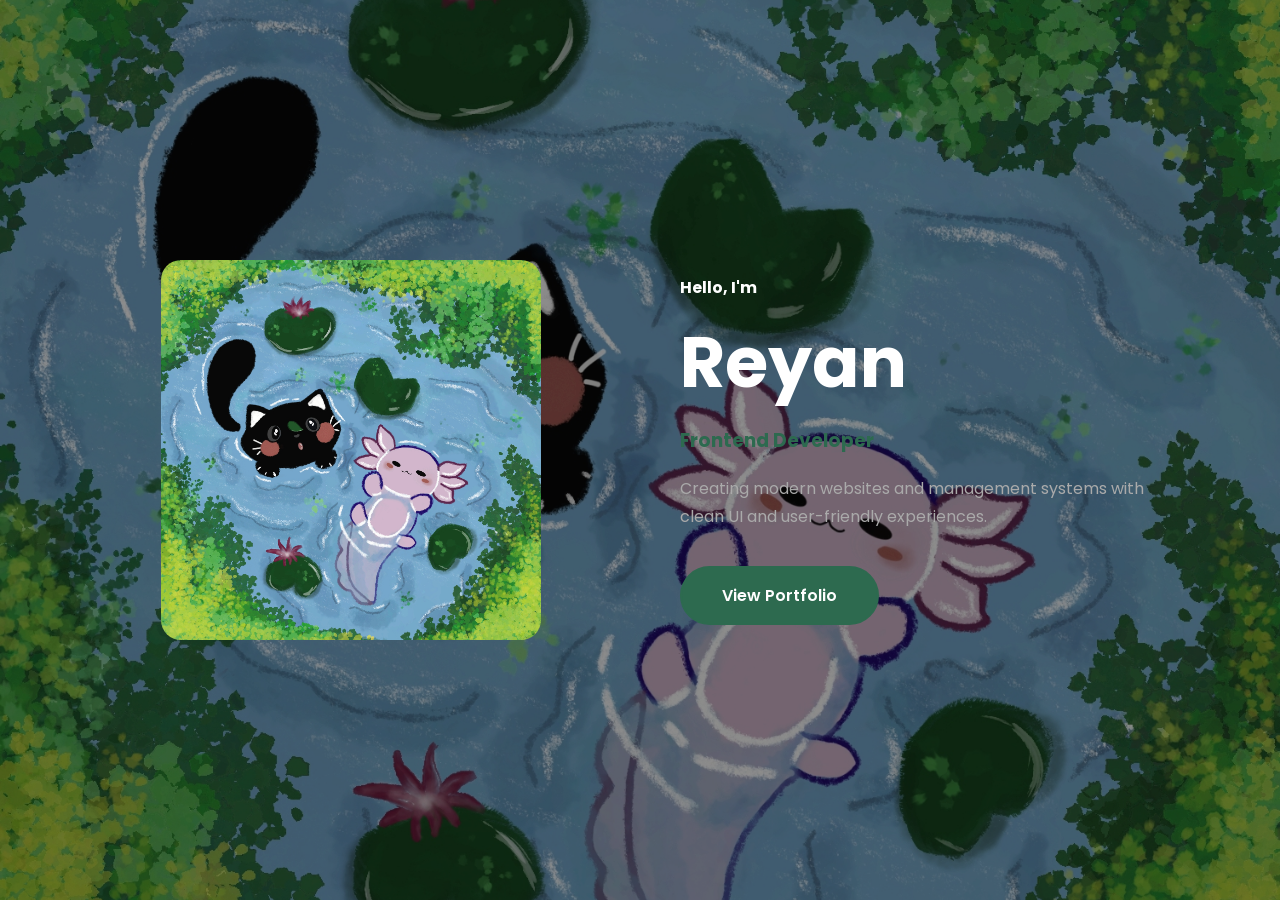
<file: index.html>
<!DOCTYPE html>
<html lang="en">
<head>
    <meta charset="UTF-8">
    <meta name="viewport" content="width=device-width, initial-scale=1.0">
    <title>☔︎︎</title>

    <!-- Google Font -->
    <link href="https://fonts.googleapis.com/css2?family=Poppins:wght@300;400;500;600;700&display=swap" rel="stylesheet">

    <!-- CSS -->
    <link rel="stylesheet" href="PORTFOLIO.css">
</head>

<body>

<section class="hero">

    <div class="hero-image">
        <img src="abcd (20260707085450).jpg" alt="Profile Picture">
    </div>

    <div class="hero-content">

        <h4>Hello, I'm</h4>

        <h1>Reyan</h1>

        <h3>Frontend Developer</h3>

        <p>
            Creating modern websites and management systems with
            clean UI and user-friendly experiences.
        </p>

        <a href="new.html" class="btn">View Portfolio</a>

    </div>

</section>

</body>
</html>
</file>
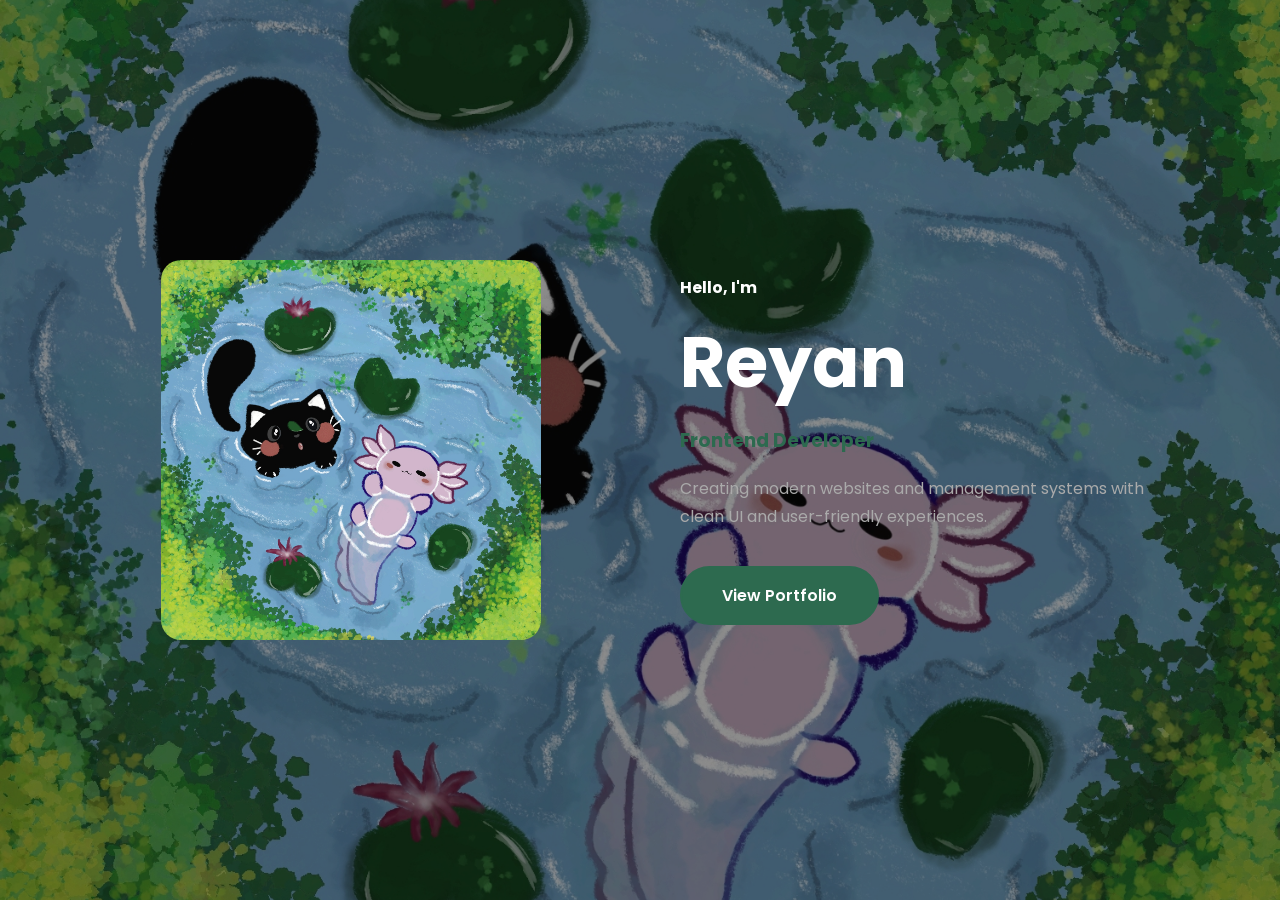
<file: 1.html>
<!DOCTYPE html>
<html lang="en">
<head>
    <meta charset="UTF-8">
    <meta name="viewport" content="width=device-width, initial-scale=1.0">
    <title>☔︎︎</title>

    <!-- Google Font -->
    <link href="https://fonts.googleapis.com/css2?family=Poppins:wght@300;400;500;600;700&display=swap" rel="stylesheet">

    <!-- CSS -->
    <link rel="stylesheet" href="PORTFOLIO.css">
</head>

<body>

<section class="hero">

    <div class="hero-image">
        <img src="abcd (20260707085450).jpg" alt="Profile Picture">
    </div>

    <div class="hero-content">

        <h4>Hello, I'm</h4>

        <h1>Reyan</h1>

        <h3>Frontend Developer</h3>

        <p>
            Creating modern websites and management systems with
            clean UI and user-friendly experiences.
        </p>

        <a href="new.html" class="btn">View Portfolio</a>

    </div>

</section>

</body>
</html>
</file>
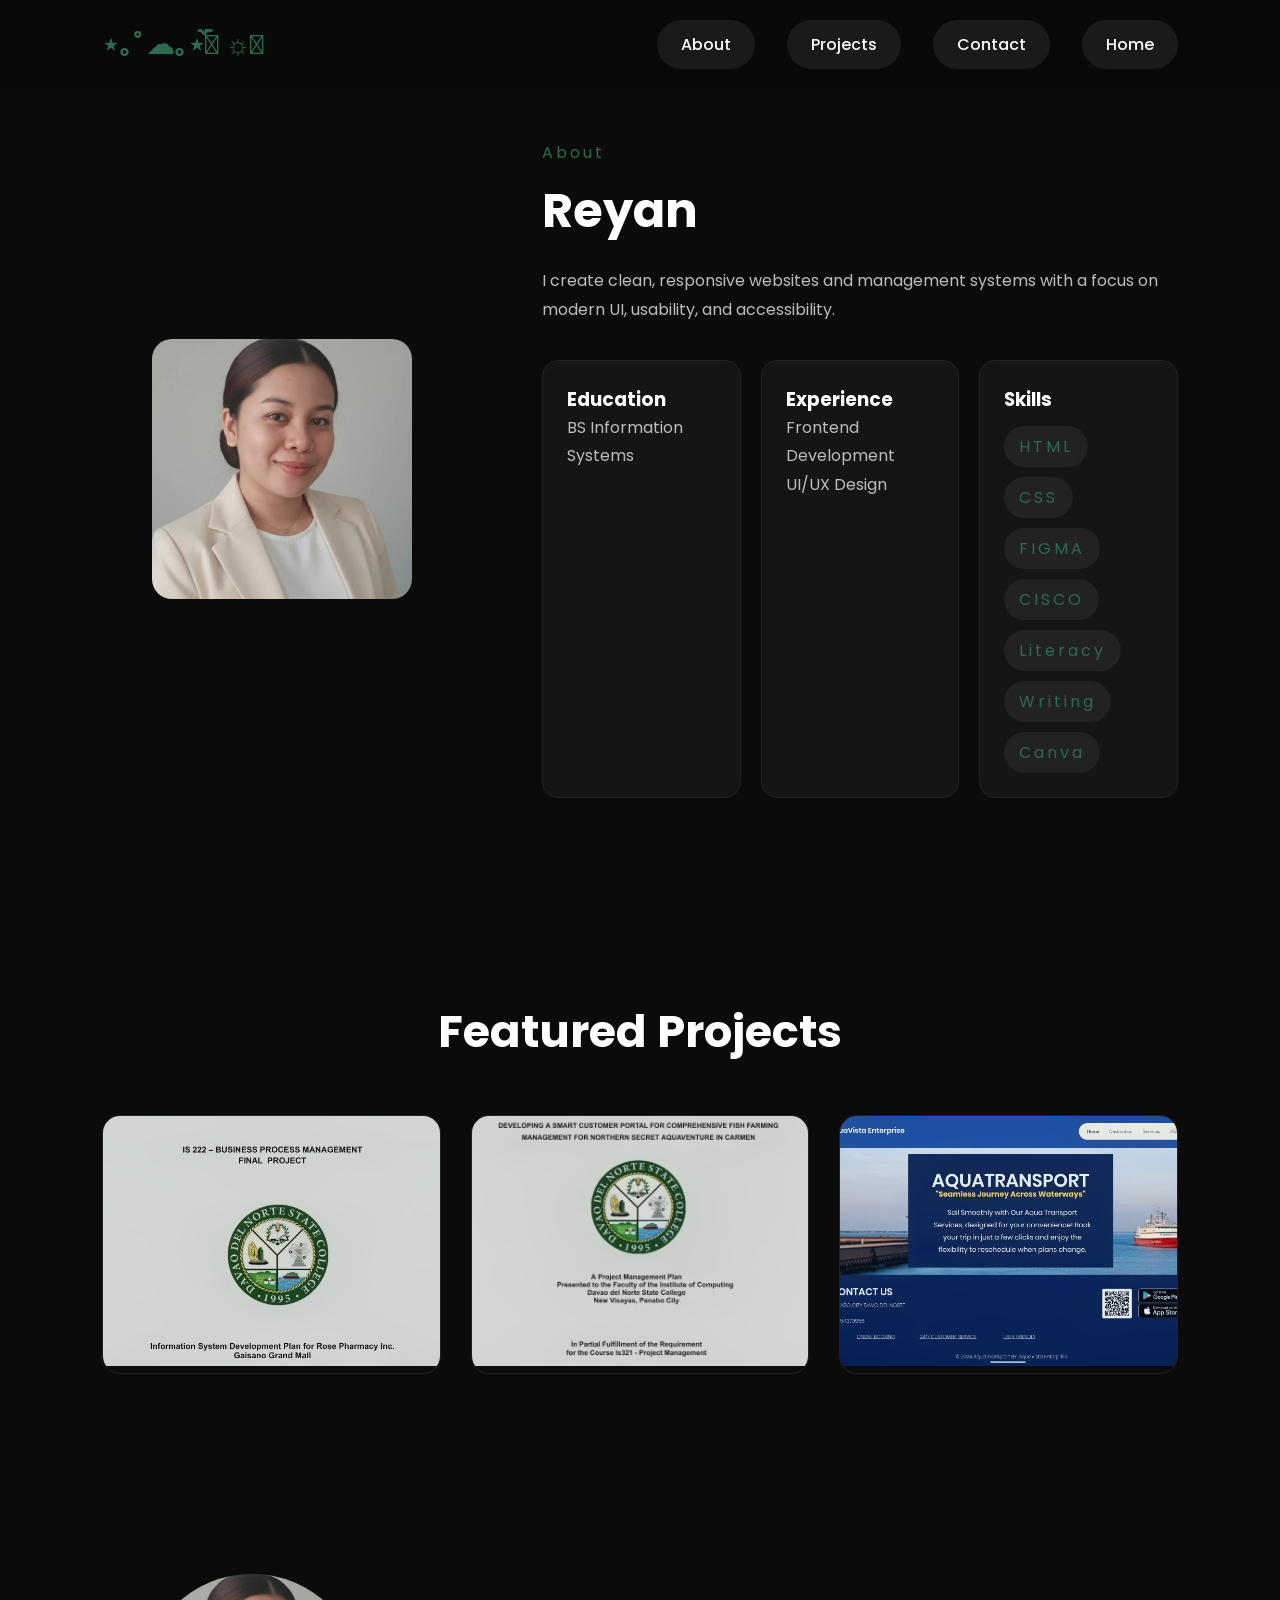
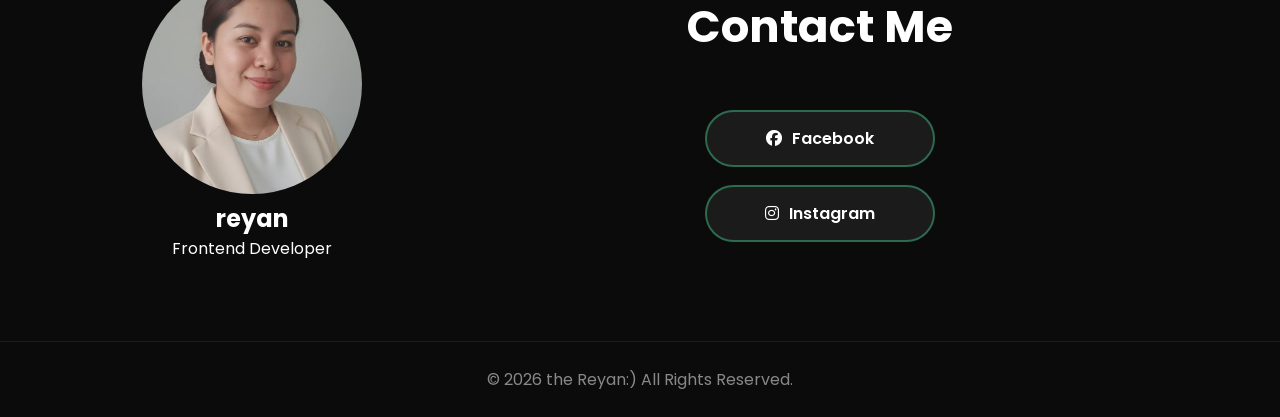
<file: new.html>
<!DOCTYPE html>
<html lang="en">
<head>
<meta charset="UTF-8">
<meta name="viewport" content="width=device-width, initial-scale=1.0">
<title>☔︎︎</title>
<link rel="preconnect" href="https://fonts.googleapis.com">
<link rel="preconnect" href="https://fonts.gstatic.com" crossorigin>
<link href="https://fonts.googleapis.com/css2?family=Poppins:wght@300;400;600;700&display=swap" rel="stylesheet">
<link rel="stylesheet" href="new.css">
<link rel="stylesheet" href="https://cdnjs.cloudflare.com/ajax/libs/font-awesome/6.7.2/css/all.min.css">
</head>
<body>

<header>
<h2 class="logo">⋆｡ﾟ☁︎｡⋆𓂃 ོ☼𓂃</h2>
<nav>
<a href="#about" class="active">About</a>
<a href="#projects">Projects</a>
<a href="#contact">Contact</a>
<a href="index.html">Home</a>
</nav>
</header>

<section class="about" id="about">
<div class="about-image">
<img src="reyan.jpeg" alt="Profile">
</div>

<div class="about-content">
<span>About</span>
<h1>Reyan</h1>
<p>I create clean, responsive websites and management systems with a focus on modern UI, usability, and accessibility.</p>

<div class="info">
<div class="box">
<h3>Education</h3>
<p>BS Information Systems</p>
</div>

<div class="box">
<h3>Experience</h3>
<p>Frontend Development<br>UI/UX Design</p>
</div>

<div class="box">
<h3>Skills</h3>
<div class="skills">
<span>HTML</span>
<span>CSS</span>
<span>FIGMA</span>
<span>CISCO</span>
<span>Literacy</span>
<span>Writing</span>
<span>Canva</span>
</div>
</div>
</div>
</div>
</section>

<section class="projects" id="projects">
<h1>Featured Projects</h1>

<div class="project-grid">

<div class="project-card">
<img src="Screenshot_20260802-184438 (2).png" alt="">
<div class="overlay">
<h3>Development Plan for Rose Pharmacy Inc.</h3>
<p></p>
</div>
</div>

<div class="project-card">
<img src="Screenshot_20260802-184134 (1).png" alt="">
<div class="overlay">
<h3>Developing A Smart Customer Portal for Comprehensive Fish Farming Management for Northern Secret Aquaventure in Carmen</h3>
<p></p>
</div>
</div>

<div class="project-card">
<img src="Screenshot_20260803-153213~2.png" alt="">
<div class="overlay">
<h3>AquaTransport</h3>
<p></p>
</div>
</div>

</div>
</section>

<section class="contact" id="contact">
<div class="contact-left">
<img src="reyan.jpeg" alt="">
<h2>reyan</h2>
<p>Frontend Developer</p>
</div>

<div class="contact-right">
<h1>Contact Me</h1>
<div class="social-links">
<a href="https://www.facebook.com/share/14kPGPeW35K/?mibextid=wwXIfr" target="_blank"> <i class="fab fa-facebook"></i> Facebook</a>
<a href="https://www.instagram.com/t3ddy06?igsh=NXBob2Q5ZXo0bGY2&utm_source=qr" target="_blank"><i class="fab fa-instagram"></i> Instagram</a>

</div>
</div>
</section>

<footer>
<p>© 2026 the Reyan:) All Rights Reserved.</p>
</footer>

</body>
</html>
</file>
<file: PORTFOLIO.css>
*{
    margin:0;
    padding:0;
    box-sizing:border-box;
    font-family:Poppins,sans-serif;
}

body{
    margin:0;
    padding:0;
    min-height:100vh;
    overflow:hidden;
    color:#fff;
    position:relative;

    background:url("abcd (20260707085450).jpg") center center/cover no-repeat fixed;
}

/* Dark overlay */
body::after{
    content:"";
    position:fixed;
    top:0;
    left:0;
    width:100%;
    height:100%;
    background:rgba(0,0,0,.45);
    z-index:0;
}

header{
    display:flex;
    justify-content:space-between;
    align-items:center;
    padding:25px 8%;
}

.logo{
    color:#2D6A4F;
}

.hero{
    position:relative;
    z-index:1;

    width:100%;
    min-height:100vh;

    display:grid;
    grid-template-columns:1fr 1fr;
    align-items:center;
    gap:80px;

    padding:0 8%;

    background:transparent;
}

.hero-image{
    display:flex;
    justify-content:center;
}

.hero-image img{
    width:380px;
    border-radius:20px;
}

.hero-content{
    background:transparent;
}

.hero-content h1{
    font-size:70px;
    margin:10px 0;
}

.hero-content h3{
    color:#2D6A4F;
    margin-bottom:20px;
}

.hero-content p{
    color:#aaa;
    line-height:28px;
    max-width:500px;
    margin-bottom:35px;
}

.btn{
    display:inline-block;
    padding:15px 40px;
    background:#2D6A4F;
    color:#fff;
    text-decoration:none;
    border-radius:40px;
    font-size:16px;
    font-weight:600;
    border:2px solid #2D6A4F;
    transition:all .35s ease;
}

.btn:hover{
    background:#39FF88;
    color:#000;
    border-color:#39FF88;
    transform:translateY(-5px);
    box-shadow:0 0 15px #39FF88,
               0 0 30px #39FF88,
               0 0 60px #39FF88;
}

.btn:active{
    transform:scale(.96);
}
</file>
<file: new.css>
Library
/
style.css


/* ===================================================
   PORTFOLIO STYLE.CSS
   Black + Forest Green Theme
   Responsive (Desktop / Tablet / Mobile)
   =================================================== */
nav{
  display:flex;
  gap:15px;
}

nav a{
  display:inline-block;
  padding:10px 22px;
  background:#1a1a1a;
  border:2px solid transparent;
  border-radius:50px;
  
  color:#ffffff;
  text-decoration: none;
  font-size: 16px;
  font-weight:500;
  transition:all .35s ease;
}
nav a::after{
    display:none;
}

nav a:hover{
    color:#39FF88;
}

nav a:hover::after{
    background:#39FF88;
    color:#000;
    border-color:#39FF88;
    box-shadow:0 0 15px rgba(57,255,136,.5);
    transform:translateY(-2px);
}

.btn{

display:inline-block;

padding:15px 38px;

margin-top:25px;

background:#2D6A4F;

color:white;

border-radius:40px;

text-decoration:none;

font-weight:600;

transition:.35s;

border:2px solid #2D6A4F;

}

.btn:hover{

background:#39FF88;

border-color:#39FF88;

color:#000;

box-shadow:0 0 20px #39FF88;

transform:translateY(-3px);

}

:root{
  --bg:#090909;
  --bg2:#111;
  --card:#151515;
  --green:#2D6A4F;
  --hover:#39FF88;
  --text:#fff;
  --muted:#bdbdbd;
}

*{margin:0;padding:0;box-sizing:border-box;}

html{
  scroll-behavior:smooth;
}
body{
  font-family:Poppins,Arial,sans-serif;
  background:#0b0b0b;
  color:#fff;
  width: 100%; 
  overflow-x:hidden;
}


/* HEADER */
header{
 position:fixed;top:0;left:0;width:100%;
 display:flex;justify-content:space-between;align-items:center;
 padding:20px 8%;
 background:rgba(9,9,9,.90);
 backdrop-filter:blur(10px);
 z-index:1000;
}



.logo{font-size:1.7rem;color:var(--green);font-weight:700}
nav{display:flex;gap:32px}
nav a{position:relative;transition:.3s}
nav a:hover{color:var(--hover)}
nav a::after{
content:"";position:absolute;left:0;bottom:-6px;height:2px;width:0;
background:var(--hover);transition:.3s}
nav a:hover::after{width:100%}

/* ABOUT */
.about{
  padding-top: 140px;
  
display:grid;
grid-template-columns:360px 1fr;
gap:80px;
align-items:center;
}

.about-image{
display:flex;
justify-content:center;
align-items:center;
}

.about-image img{
  width:clamp(180px, 25vw, 260px);
  aspect-ratio:1/1;
  object-fit:cover;
  border-radius:20px;
  bordr:3px solid #2D6A4F;
  transition:.4s ease;
}

section{
  padding:120px 8% 80px;
}

.about-image img:hover{
  transfrom:translateY(-8px);
  border-color:#39FF88;
  box-shadow:0 0 20px rgba(57,255,136,.4);
}
.about-content h1{font-size:3rem;margin:10px 0 20px}
.about-content span{color:var(--green);letter-spacing:3px}
.about-content p{color:var(--muted);line-height:1.8}
.info{
display:grid;
grid-template-columns:repeat(3,1fr);
gap:20px;
margin-top:35px}
.box{
background:var(--card);
padding:24px;border-radius:16px;
border:1px solid #222;
transition:.35s}
.box:hover{
border-color:var(--hover);
transform:translateY(-6px);
box-shadow:0 0 20px rgba(57,255,136,.35)}
.skills{display:flex;flex-wrap:wrap;gap:10px;margin-top:12px}
.skills span{
padding:8px 15px;
background:#222;
border-radius:30px;
transition:.3s}
.skills span:hover{
background:var(--hover);
color:#000}

/* PROJECTS */
.projects h1,
.contact h1{text-align:center;font-size:2.8rem;margin-bottom:50px}
.project-grid{
display:grid;
grid-template-columns:repeat(auto-fit,minmax(320px,1fr));
gap:30px}
.project-card{
position:relative;
overflow:hidden;
border-radius:18px;
border:1px solid #222;
transition:.35s}
.project-card img{
height:250px;
width:100%;
object-fit:cover;
transition:.4s}
.project-card:hover img{transform:scale(1.08)}
.project-card:hover{
border-color:var(--hover);
box-shadow:0 0 25px rgba(57,255,136,.35)}
.overlay{
position:absolute;
left:0;bottom:0;width:100%;
padding:25px;
background:linear-gradient(transparent,#000);
transform:translateY(100%);
transition:.35s}
.project-card:hover .overlay{
transform:translateY(0)}

/* CONTACT */


.contact{
display:grid;
grid-template-columns:300px 1fr;
gap:60px;
align-items:center}
.contact-left{text-align:center}
.contact-left img{
width:220px;height:220px;
margin:auto;
border-radius:50%;
object-fit:cover}

.social-links{
    display:flex;
    flex-direction:column;
    align-items:center;
    gap:18px;
    margin-top:25px;
}

.social-links a{
    display:flex;
    align-items:center;
    justify-content:center;
    gap:10px;

    width:230px;
    padding:14px 20px;

    background:#1b1b1b;
    border:2px solid #2D6A4F;
    border-radius:50px;

    color:#fff;
    text-decoration:none;
    font-weight:600;

    transition:.3s ease;
}

.social-links a:visited{
    color:#fff;
}

.social-links a:hover{
    background:#39FF88;
    color:#000;
    border-color:#39FF88;
    box-shadow:0 0 20px #39FF88;
    transform:translateY(-3px);
}

.social-links a:active{
    color:#000;
}
/* FOOTER */
footer{
padding:25px;
text-align:center;
color:#888;
border-top:1px solid #1d1d1d}

/* RESPONSIVE */
@media(max-width:992px){
.about{grid-template-columns:1fr;text-align:center}
.about-image{max-width:320px;margin:auto}
.info{grid-template-columns:1fr}
.contact{grid-template-columns:1fr;text-align:center}
nav{gap:18px}
}

@media(max-width:768px){
header{padding:18px 6%;flex-direction:column;gap:15px}
nav{flex-wrap:wrap;justify-content:center}
section{padding:80px 6%}
.about-content h1,.projects h1,.contact h1{font-size:2.2rem}
}

@media(max-width:480px){
.logo{font-size:1.3rem}
nav a{font-size:.95rem}
.project-grid{grid-template-columns:1fr}
.about-content h1{font-size:1.8rem}
}
</file>
